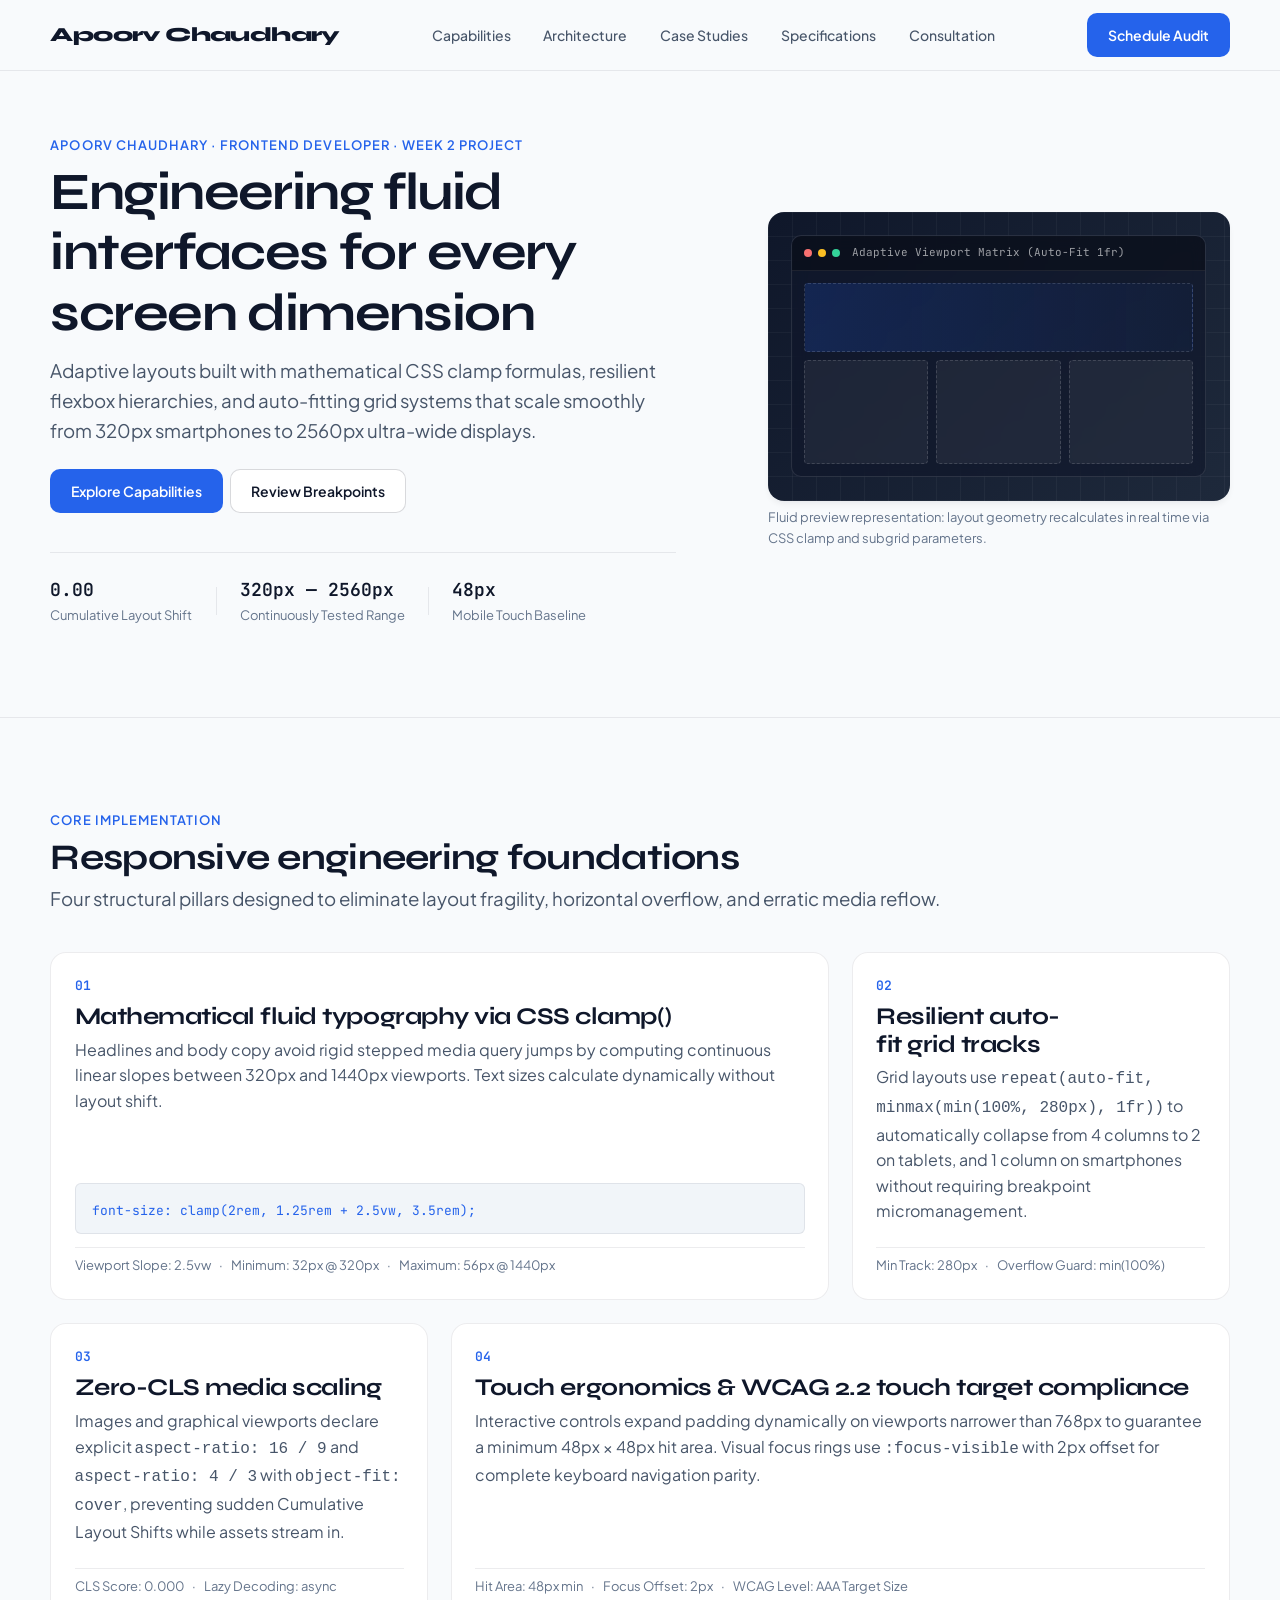
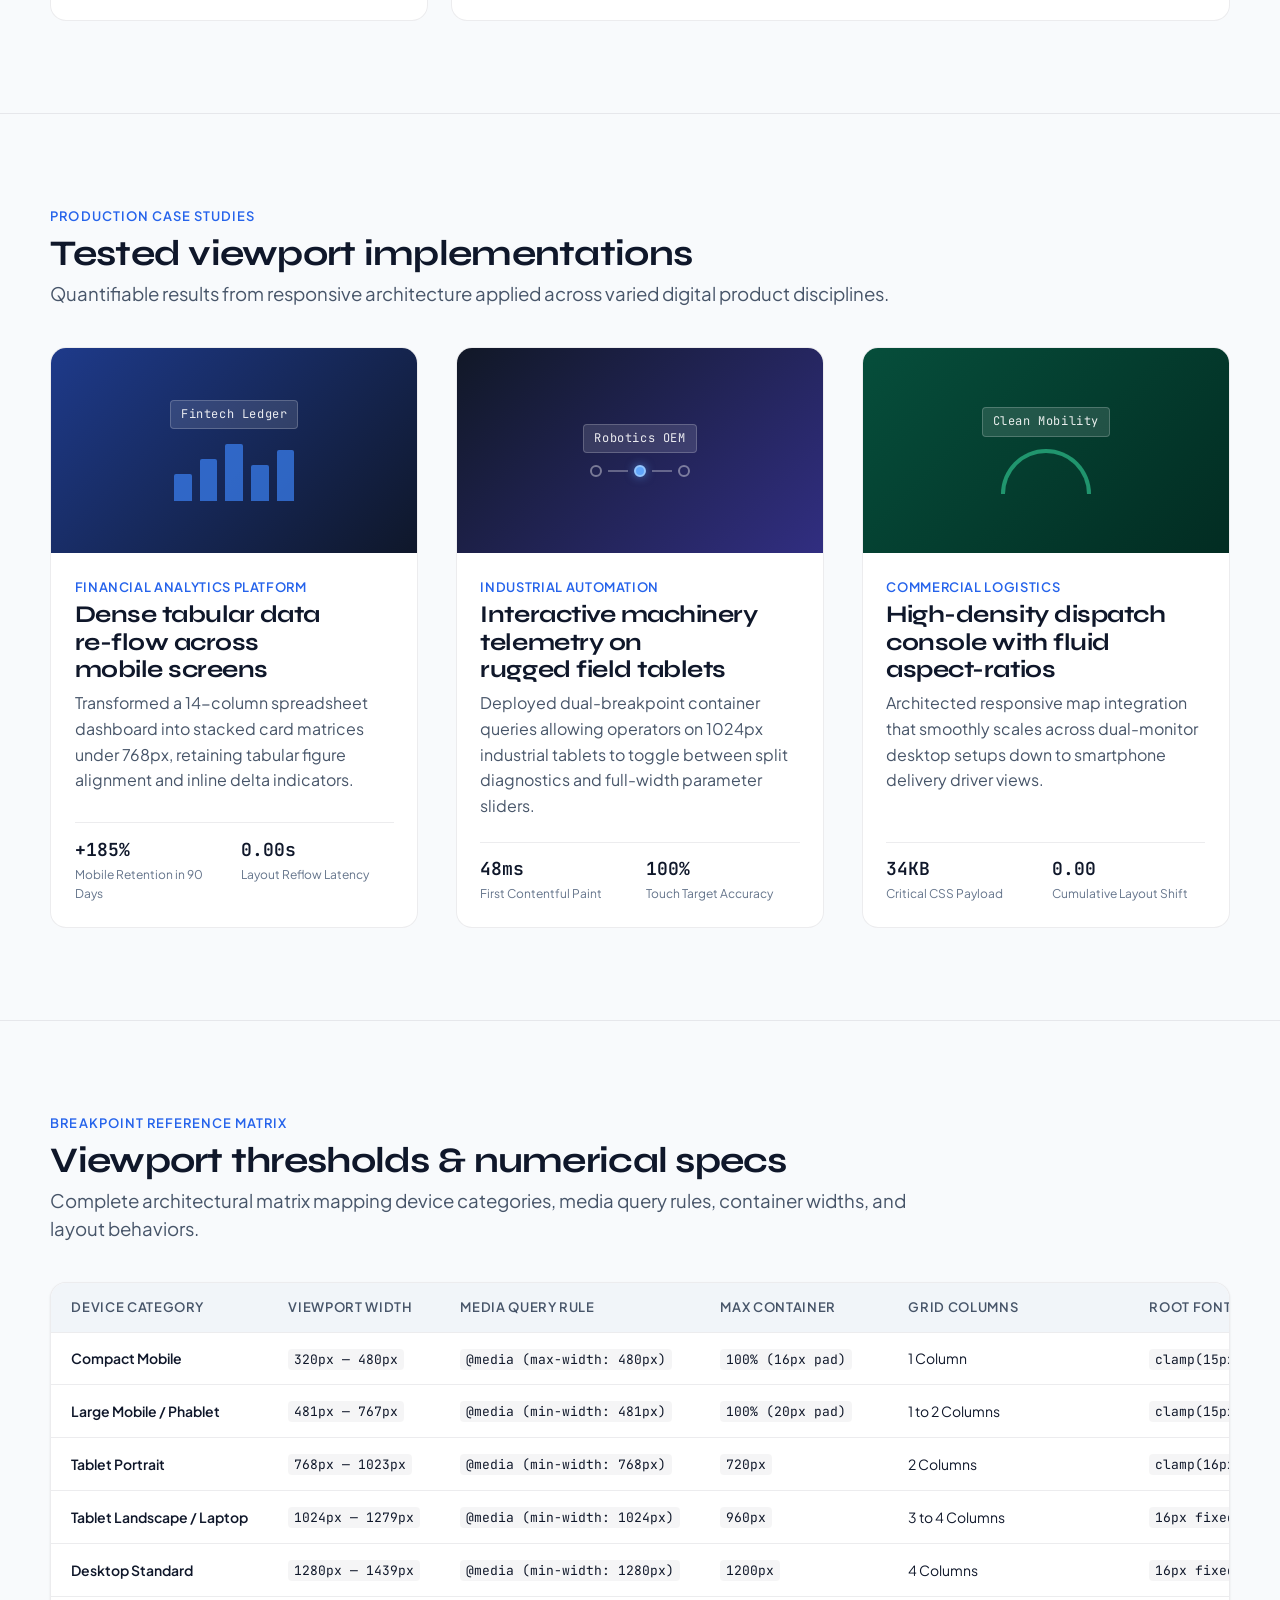
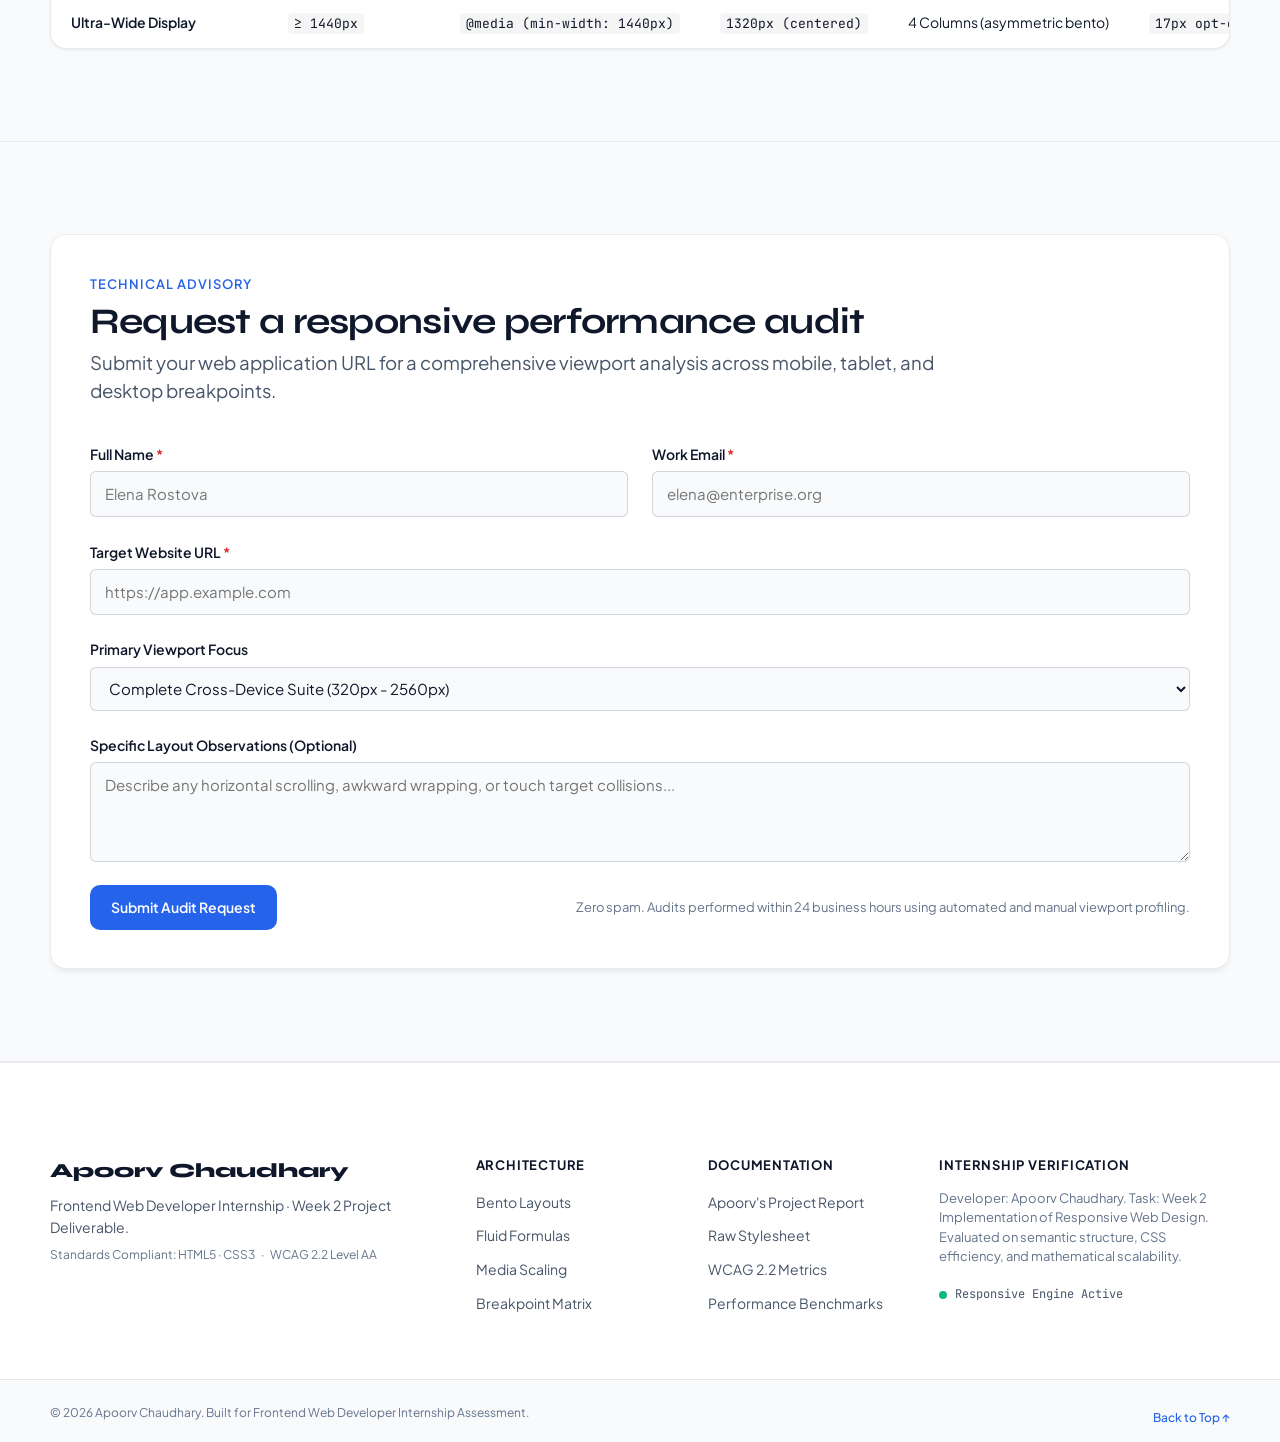
<file: public/deliverables/index.html>
<!DOCTYPE html>
<html lang="en">
<head>
  <meta charset="UTF-8" />
  <meta name="viewport" content="width=device-width, initial-scale=1.0" />
  <meta name="description" content="Apoorv Chaudhary - Responsive Web Design Portfolio & Architecture Systems." />
  <title>Apoorv Chaudhary — Responsive Web Design Systems</title>
  <link rel="stylesheet" href="styles.css" />
  <link rel="preconnect" href="https://fonts.googleapis.com" />
  <link rel="preconnect" href="https://fonts.gstatic.com" crossorigin />
  <link href="https://fonts.googleapis.com/css2?family=JetBrains+Mono:wght@400;500;600&family=Plus+Jakarta+Sans:wght@400;500;600;700&family=Syne:wght@600;700;800&display=swap" rel="stylesheet" />
</head>
<body>
  <header class="site-header" role="banner">
    <div class="header-container">
      <a href="#hero" class="brand-wordmark" aria-label="Apoorv Chaudhary Home">Apoorv Chaudhary</a>
      
      <button class="mobile-menu-toggle" aria-expanded="false" aria-controls="primary-nav" aria-label="Toggle navigation menu">
        <span class="hamburger-bar"></span>
        <span class="hamburger-bar"></span>
        <span class="hamburger-bar"></span>
      </button>

      <nav id="primary-nav" class="site-nav" role="navigation" aria-label="Primary Navigation">
        <ul class="nav-list">
          <li class="nav-item"><a href="#capabilities" class="nav-link">Capabilities</a></li>
          <li class="nav-item"><a href="#architecture" class="nav-link">Architecture</a></li>
          <li class="nav-item"><a href="#case-studies" class="nav-link">Case Studies</a></li>
          <li class="nav-item"><a href="#specs" class="nav-link">Specifications</a></li>
          <li class="nav-item"><a href="#consultation" class="nav-link">Consultation</a></li>
        </ul>
        <div class="mobile-nav-cta">
          <a href="#consultation" class="btn btn-primary">Schedule Audit</a>
        </div>
      </nav>

      <div class="header-actions">
        <a href="#consultation" class="btn btn-primary btn-desktop-only">Schedule Audit</a>
      </div>
    </div>
  </header>

  <main id="main-content" role="main">
    <section id="hero" class="hero-section" aria-labelledby="hero-heading">
      <div class="section-container hero-grid">
        <div class="hero-content">
          <div class="section-kicker">Apoorv Chaudhary · Frontend Developer · Week 2 Project</div>
          <h1 id="hero-heading" class="hero-title">Engineering fluid interfaces for every screen dimension</h1>
          <p class="hero-lead">
            Adaptive layouts built with mathematical CSS clamp formulas, resilient flexbox hierarchies, and auto-fitting grid systems that scale smoothly from 320px smartphones to 2560px ultra-wide displays.
          </p>
          <div class="hero-ctas">
            <a href="#capabilities" class="btn btn-primary">Explore Capabilities</a>
            <a href="#specs" class="btn btn-secondary">Review Breakpoints</a>
          </div>
          <div class="hero-metrics">
            <div class="metric-item">
              <span class="metric-value">0.00</span>
              <span class="metric-label">Cumulative Layout Shift</span>
            </div>
            <div class="metric-divider" aria-hidden="true"></div>
            <div class="metric-item">
              <span class="metric-value">320px — 2560px</span>
              <span class="metric-label">Continuously Tested Range</span>
            </div>
            <div class="metric-divider" aria-hidden="true"></div>
            <div class="metric-item">
              <span class="metric-value">48px</span>
              <span class="metric-label">Mobile Touch Baseline</span>
            </div>
          </div>
        </div>

        <figure class="hero-media">
          <div class="fluid-canvas-art">
            <div class="canvas-grid-pattern" aria-hidden="true"></div>
            <div class="canvas-viewport-preview" aria-hidden="true">
              <div class="preview-header">
                <span class="dot red"></span>
                <span class="dot yellow"></span>
                <span class="dot green"></span>
                <span class="preview-title">Adaptive Viewport Matrix (Auto-Fit 1fr)</span>
              </div>
              <div class="preview-body">
                <div class="preview-block block-hero"></div>
                <div class="preview-block-row">
                  <div class="preview-block block-col"></div>
                  <div class="preview-block block-col"></div>
                  <div class="preview-block block-col"></div>
                </div>
              </div>
            </div>
          </div>
          <figcaption class="media-caption">
            Fluid preview representation: layout geometry recalculates in real time via CSS clamp and subgrid parameters.
          </figcaption>
        </figure>
      </div>
    </section>

    <section id="capabilities" class="capabilities-section" aria-labelledby="capabilities-heading">
      <div class="section-container">
        <header class="section-header">
          <div class="section-kicker">Core Implementation</div>
          <h2 id="capabilities-heading" class="section-title">Responsive engineering foundations</h2>
          <p class="section-description">
            Four structural pillars designed to eliminate layout fragility, horizontal overflow, and erratic media reflow.
          </p>
        </header>

        <div class="bento-grid">
          <article class="bento-card bento-span-2">
            <div class="card-inner">
              <span class="card-index">01</span>
              <h3 class="card-title">Mathematical fluid typography via CSS clamp()</h3>
              <p class="card-text">
                Headlines and body copy avoid rigid stepped media query jumps by computing continuous linear slopes between 320px and 1440px viewports. Text sizes calculate dynamically without layout shift.
              </p>
              <div class="card-code-block">
                <code>font-size: clamp(2rem, 1.25rem + 2.5vw, 3.5rem);</code>
              </div>
              <div class="card-meta">
                <span>Viewport Slope: 2.5vw</span>
                <span aria-hidden="true">·</span>
                <span>Minimum: 32px @ 320px</span>
                <span aria-hidden="true">·</span>
                <span>Maximum: 56px @ 1440px</span>
              </div>
            </div>
          </article>

          <article class="bento-card bento-span-1">
            <div class="card-inner">
              <span class="card-index">02</span>
              <h3 class="card-title">Resilient auto-fit grid tracks</h3>
              <p class="card-text">
                Grid layouts use <code>repeat(auto-fit, minmax(min(100%, 280px), 1fr))</code> to automatically collapse from 4 columns to 2 on tablets, and 1 column on smartphones without requiring breakpoint micromanagement.
              </p>
              <div class="card-meta">
                <span>Min Track: 280px</span>
                <span aria-hidden="true">·</span>
                <span>Overflow Guard: min(100%)</span>
              </div>
            </div>
          </article>

          <article class="bento-card bento-span-1">
            <div class="card-inner">
              <span class="card-index">03</span>
              <h3 class="card-title">Zero-CLS media scaling</h3>
              <p class="card-text">
                Images and graphical viewports declare explicit <code>aspect-ratio: 16 / 9</code> and <code>aspect-ratio: 4 / 3</code> with <code>object-fit: cover</code>, preventing sudden Cumulative Layout Shifts while assets stream in.
              </p>
              <div class="card-meta">
                <span>CLS Score: 0.000</span>
                <span aria-hidden="true">·</span>
                <span>Lazy Decoding: async</span>
              </div>
            </div>
          </article>

          <article class="bento-card bento-span-2">
            <div class="card-inner">
              <span class="card-index">04</span>
              <h3 class="card-title">Touch ergonomics & WCAG 2.2 touch target compliance</h3>
              <p class="card-text">
                Interactive controls expand padding dynamically on viewports narrower than 768px to guarantee a minimum 48px × 48px hit area. Visual focus rings use <code>:focus-visible</code> with 2px offset for complete keyboard navigation parity.
              </p>
              <div class="card-meta">
                <span>Hit Area: 48px min</span>
                <span aria-hidden="true">·</span>
                <span>Focus Offset: 2px</span>
                <span aria-hidden="true">·</span>
                <span>WCAG Level: AAA Target Size</span>
              </div>
            </div>
          </article>
        </div>
      </div>
    </section>

    <section id="case-studies" class="case-studies-section" aria-labelledby="case-studies-heading">
      <div class="section-container">
        <header class="section-header">
          <div class="section-kicker">Production Case Studies</div>
          <h2 id="case-studies-heading" class="section-title">Tested viewport implementations</h2>
          <p class="section-description">
            Quantifiable results from responsive architecture applied across varied digital product disciplines.
          </p>
        </header>

        <div class="case-studies-grid">
          <article class="case-card">
            <div class="case-media aspect-16-9">
              <div class="case-art art-fintech" aria-hidden="true">
                <div class="art-overlay">
                  <div class="art-badge">Fintech Ledger</div>
                  <div class="art-chart-bars">
                    <div class="art-bar" style="height: 45%"></div>
                    <div class="art-bar" style="height: 70%"></div>
                    <div class="art-bar" style="height: 95%"></div>
                    <div class="art-bar" style="height: 60%"></div>
                    <div class="art-bar" style="height: 85%"></div>
                  </div>
                </div>
              </div>
            </div>
            <div class="case-body">
              <div class="case-kicker">Financial Analytics Platform</div>
              <h3 class="case-title">Dense tabular data re-flow across mobile screens</h3>
              <p class="case-text">
                Transformed a 14-column spreadsheet dashboard into stacked card matrices under 768px, retaining tabular figure alignment and inline delta indicators.
              </p>
              <div class="case-metrics">
                <div class="case-metric">
                  <span class="val">+185%</span>
                  <span class="lbl">Mobile Retention in 90 Days</span>
                </div>
                <div class="case-metric">
                  <span class="val">0.00s</span>
                  <span class="lbl">Layout Reflow Latency</span>
                </div>
              </div>
            </div>
          </article>

          <article class="case-card">
            <div class="case-media aspect-16-9">
              <div class="case-art art-robotics" aria-hidden="true">
                <div class="art-overlay">
                  <div class="art-badge">Robotics OEM</div>
                  <div class="art-grid-circles">
                    <span class="circle-node"></span>
                    <span class="circle-line"></span>
                    <span class="circle-node active"></span>
                    <span class="circle-line"></span>
                    <span class="circle-node"></span>
                  </div>
                </div>
              </div>
            </div>
            <div class="case-body">
              <div class="case-kicker">Industrial Automation</div>
              <h3 class="case-title">Interactive machinery telemetry on rugged field tablets</h3>
              <p class="case-text">
                Deployed dual-breakpoint container queries allowing operators on 1024px industrial tablets to toggle between split diagnostics and full-width parameter sliders.
              </p>
              <div class="case-metrics">
                <div class="case-metric">
                  <span class="val">48ms</span>
                  <span class="lbl">First Contentful Paint</span>
                </div>
                <div class="case-metric">
                  <span class="val">100%</span>
                  <span class="lbl">Touch Target Accuracy</span>
                </div>
              </div>
            </div>
          </article>

          <article class="case-card">
            <div class="case-media aspect-16-9">
              <div class="case-art art-mobility" aria-hidden="true">
                <div class="art-overlay">
                  <div class="art-badge">Clean Mobility</div>
                  <div class="art-speed-arc"></div>
                </div>
              </div>
            </div>
            <div class="case-body">
              <div class="case-kicker">Commercial Logistics</div>
              <h3 class="case-title">High-density dispatch console with fluid aspect-ratios</h3>
              <p class="case-text">
                Architected responsive map integration that smoothly scales across dual-monitor desktop setups down to smartphone delivery driver views.
              </p>
              <div class="case-metrics">
                <div class="case-metric">
                  <span class="val">34KB</span>
                  <span class="lbl">Critical CSS Payload</span>
                </div>
                <div class="case-metric">
                  <span class="val">0.00</span>
                  <span class="lbl">Cumulative Layout Shift</span>
                </div>
              </div>
            </div>
          </article>
        </div>
      </div>
    </section>

    <section id="specs" class="specs-section" aria-labelledby="specs-heading">
      <div class="section-container">
        <header class="section-header">
          <div class="section-kicker">Breakpoint Reference Matrix</div>
          <h2 id="specs-heading" class="section-title">Viewport thresholds & numerical specs</h2>
          <p class="section-description">
            Complete architectural matrix mapping device categories, media query rules, container widths, and layout behaviors.
          </p>
        </header>

        <div class="table-responsive-wrapper">
          <table class="specs-table" aria-label="Responsive Breakpoint Specifications">
            <thead>
              <tr>
                <th scope="col">Device Category</th>
                <th scope="col">Viewport Width</th>
                <th scope="col">Media Query Rule</th>
                <th scope="col">Max Container</th>
                <th scope="col">Grid Columns</th>
                <th scope="col">Root Font Formula</th>
              </tr>
            </thead>
            <tbody>
              <tr>
                <th scope="row" class="spec-device">Compact Mobile</th>
                <td><code>320px — 480px</code></td>
                <td><code>@media (max-width: 480px)</code></td>
                <td><code>100% (16px pad)</code></td>
                <td>1 Column</td>
                <td><code>clamp(15px, 3.8vw, 16px)</code></td>
              </tr>
              <tr>
                <th scope="row" class="spec-device">Large Mobile / Phablet</th>
                <td><code>481px — 767px</code></td>
                <td><code>@media (min-width: 481px)</code></td>
                <td><code>100% (20px pad)</code></td>
                <td>1 to 2 Columns</td>
                <td><code>clamp(15px, 3.2vw, 16px)</code></td>
              </tr>
              <tr>
                <th scope="row" class="spec-device">Tablet Portrait</th>
                <td><code>768px — 1023px</code></td>
                <td><code>@media (min-width: 768px)</code></td>
                <td><code>720px</code></td>
                <td>2 Columns</td>
                <td><code>clamp(16px, 1.8vw, 17px)</code></td>
              </tr>
              <tr>
                <th scope="row" class="spec-device">Tablet Landscape / Laptop</th>
                <td><code>1024px — 1279px</code></td>
                <td><code>@media (min-width: 1024px)</code></td>
                <td><code>960px</code></td>
                <td>3 to 4 Columns</td>
                <td><code>16px fixed</code></td>
              </tr>
              <tr>
                <th scope="row" class="spec-device">Desktop Standard</th>
                <td><code>1280px — 1439px</code></td>
                <td><code>@media (min-width: 1280px)</code></td>
                <td><code>1200px</code></td>
                <td>4 Columns</td>
                <td><code>16px fixed</code></td>
              </tr>
              <tr>
                <th scope="row" class="spec-device">Ultra-Wide Display</th>
                <td><code>&ge; 1440px</code></td>
                <td><code>@media (min-width: 1440px)</code></td>
                <td><code>1320px (centered)</code></td>
                <td>4 Columns (asymmetric bento)</td>
                <td><code>17px opt-compensated</code></td>
              </tr>
            </tbody>
          </table>
        </div>
      </div>
    </section>

    <section id="consultation" class="consultation-section" aria-labelledby="consultation-heading">
      <div class="section-container">
        <div class="consultation-card">
          <header class="consultation-header">
            <div class="section-kicker">Technical Advisory</div>
            <h2 id="consultation-heading" class="section-title">Request a responsive performance audit</h2>
            <p class="section-description">
              Submit your web application URL for a comprehensive viewport analysis across mobile, tablet, and desktop breakpoints.
            </p>
          </header>

          <form id="audit-form" class="audit-form" novalidate>
            <div class="form-grid">
              <div class="form-group">
                <label for="contact-name" class="form-label">Full Name <span class="required">*</span></label>
                <input type="text" id="contact-name" name="name" class="form-input" required placeholder="Elena Rostova" />
              </div>

              <div class="form-group">
                <label for="contact-email" class="form-label">Work Email <span class="required">*</span></label>
                <input type="email" id="contact-email" name="email" class="form-input" required placeholder="elena@enterprise.org" />
              </div>

              <div class="form-group form-span-2">
                <label for="target-url" class="form-label">Target Website URL <span class="required">*</span></label>
                <input type="url" id="target-url" name="url" class="form-input" required placeholder="https://app.example.com" />
              </div>

              <div class="form-group form-span-2">
                <label for="audit-priority" class="form-label">Primary Viewport Focus</label>
                <select id="audit-priority" name="priority" class="form-select">
                  <option value="all">Complete Cross-Device Suite (320px - 2560px)</option>
                  <option value="mobile">Mobile-First Critical Path (320px - 480px)</option>
                  <option value="tablet">Tablet & Split-Screen Viewports (768px - 1024px)</option>
                  <option value="cls">Cumulative Layout Shift (CLS) Remediation</option>
                </select>
              </div>

              <div class="form-group form-span-2">
                <label for="notes" class="form-label">Specific Layout Observations (Optional)</label>
                <textarea id="notes" name="notes" class="form-textarea" rows="3" placeholder="Describe any horizontal scrolling, awkward wrapping, or touch target collisions..."></textarea>
              </div>
            </div>

            <div class="form-submit-row">
              <button type="submit" class="btn btn-primary btn-submit">Submit Audit Request</button>
              <p class="form-disclaimer">Zero spam. Audits performed within 24 business hours using automated and manual viewport profiling.</p>
            </div>
            
            <div id="form-feedback" class="form-feedback" role="status" aria-live="polite"></div>
          </form>
        </div>
      </div>
    </section>
  </main>

  <footer class="site-footer" role="contentinfo">
    <div class="section-container footer-grid">
      <div class="footer-brand-col">
        <a href="#hero" class="footer-brand">Apoorv Chaudhary</a>
        <p class="footer-tagline">
          Frontend Web Developer Internship · Week 2 Project Deliverable.
        </p>
        <div class="footer-meta-text">
          <span>Standards Compliant: HTML5 · CSS3</span>
          <span aria-hidden="true">·</span>
          <span>WCAG 2.2 Level AA</span>
        </div>
      </div>

      <nav class="footer-links-col" aria-label="Footer Quick Navigation">
        <h4 class="footer-col-title">Architecture</h4>
        <ul class="footer-links-list">
          <li><a href="#capabilities">Bento Layouts</a></li>
          <li><a href="#hero">Fluid Formulas</a></li>
          <li><a href="#case-studies">Media Scaling</a></li>
          <li><a href="#specs">Breakpoint Matrix</a></li>
        </ul>
      </nav>

      <nav class="footer-links-col" aria-label="Footer Technical Resources">
        <h4 class="footer-col-title">Documentation</h4>
        <ul class="footer-links-list">
          <li><a href="WEEK_2_RESPONSIVE_DESIGN_REPORT.md" target="_blank" rel="noopener">Apoorv's Project Report</a></li>
          <li><a href="styles.css" target="_blank" rel="noopener">Raw Stylesheet</a></li>
          <li><a href="#specs">WCAG 2.2 Metrics</a></li>
          <li><a href="#hero">Performance Benchmarks</a></li>
        </ul>
      </nav>

      <div class="footer-links-col">
        <h4 class="footer-col-title">Internship Verification</h4>
        <p class="footer-intern-note">
          Developer: Apoorv Chaudhary. Task: Week 2 Implementation of Responsive Web Design. Evaluated on semantic structure, CSS efficiency, and mathematical scalability.
        </p>
        <div class="footer-status-pill">
          <span class="status-indicator"></span>
          <span>Responsive Engine Active</span>
        </div>
      </div>
    </div>

    <div class="footer-bottom">
      <div class="section-container footer-bottom-container">
        <p class="copyright-text">
          &copy; 2026 Apoorv Chaudhary. Built for Frontend Web Developer Internship Assessment.
        </p>
        <div class="footer-bottom-links">
          <a href="#hero">Back to Top &uarr;</a>
        </div>
      </div>
    </div>
  </footer>

  <script>
    (function() {
      const toggle = document.querySelector('.mobile-menu-toggle');
      const nav = document.getElementById('primary-nav');
      
      if (toggle && nav) {
        toggle.addEventListener('click', function() {
          const expanded = toggle.getAttribute('aria-expanded') === 'true';
          toggle.setAttribute('aria-expanded', !expanded);
          nav.classList.toggle('nav-open', !expanded);
        });

        nav.querySelectorAll('a').forEach(link => {
          link.addEventListener('click', () => {
            toggle.setAttribute('aria-expanded', 'false');
            nav.classList.remove('nav-open');
          });
        });
      }

      const form = document.getElementById('audit-form');
      const feedback = document.getElementById('form-feedback');
      if (form && feedback) {
        form.addEventListener('submit', function(e) {
          e.preventDefault();
          const email = form.querySelector('#contact-email').value;
          const url = form.querySelector('#target-url').value;
          if (!email || !url) {
            feedback.className = 'form-feedback error';
            feedback.textContent = 'Please provide both a valid email and website URL.';
            return;
          }
          feedback.className = 'form-feedback success';
          feedback.textContent = 'Audit request queued successfully! A responsive profiling report will be sent to ' + email + '.';
          form.reset();
        });
      }
    })();
  </script>
</body>
</html>
</file>
<file: public/deliverables/styles.css>
:root {
  --color-canvas: #f8fafc;
  --color-canvas-subtle: #f1f5f9;
  --color-surface: #ffffff;
  --color-surface-hover: #f8fafc;
  --color-border: rgba(15, 23, 42, 0.08);
  --color-border-strong: rgba(15, 23, 42, 0.16);
  
  --color-text-primary: #0f172a;
  --color-text-secondary: #475569;
  --color-text-muted: #64748b;
  
  --color-accent: #2563eb;
  --color-accent-hover: #1d4ed8;
  --color-accent-subtle: #eff6ff;

  --color-success: #059669;
  --color-success-subtle: #ecfdf5;
  --color-error: #dc2626;
  --color-error-subtle: #fef2f2;

  --font-display: 'Syne', system-ui, -apple-system, sans-serif;
  --font-body: 'Plus Jakarta Sans', system-ui, -apple-system, sans-serif;
  --font-code: 'JetBrains Mono', ui-monospace, monospace;

  --step-h1: clamp(2rem, 1.57rem + 2.14vw, 3.5rem);
  --step-h2: clamp(1.5rem, 1.25rem + 1.25vw, 2.375rem);
  --step-h3: clamp(1.125rem, 1rem + 0.625vw, 1.5rem);
  --step-lead: clamp(1rem, 0.95rem + 0.27vw, 1.1875rem);
  --step-body: clamp(0.9375rem, 0.915rem + 0.11vw, 1rem);
  --step-meta: clamp(0.75rem, 0.73rem + 0.1vw, 0.8125rem);

  --space-xs: clamp(0.25rem, 0.2rem + 0.25vw, 0.5rem);
  --space-sm: clamp(0.5rem, 0.4rem + 0.5vw, 0.875rem);
  --space-md: clamp(1rem, 0.85rem + 0.75vw, 1.5rem);
  --space-lg: clamp(1.5rem, 1.2rem + 1.5vw, 2.5rem);
  --space-xl: clamp(2.5rem, 2rem + 2.5vw, 4.5rem);
  --space-2xl: clamp(3.5rem, 2.75rem + 3.75vw, 6.5rem);

  --container-max: 1240px;
  --container-padding: clamp(1rem, 0.7rem + 1.5vw, 2.5rem);
  --radius-sm: 6px;
  --radius-md: 10px;
  --radius-lg: 16px;

  --shadow-subtle: 0 1px 3px rgba(15, 23, 42, 0.05), 0 1px 2px rgba(15, 23, 42, 0.04);
  --shadow-card: 0 4px 6px -1px rgba(15, 23, 42, 0.06), 0 2px 4px -2px rgba(15, 23, 42, 0.04);
  --shadow-card-hover: 0 12px 24px -4px rgba(15, 23, 42, 0.08), 0 4px 6px -2px rgba(15, 23, 42, 0.04);

  --transition-smooth: 180ms cubic-bezier(0.16, 1, 0.3, 1);
}

*, *::before, *::after {
  box-sizing: border-box;
  margin: 0;
  padding: 0;
}

html {
  font-size: 100%;
  font-family: var(--font-body);
  color: var(--color-text-primary);
  background-color: var(--color-canvas);
  scroll-behavior: smooth;
  -webkit-text-size-adjust: 100%;
  text-rendering: optimizeLegibility;
}

body {
  min-height: 100vh;
  line-height: 1.6;
  font-size: var(--step-body);
  display: flex;
  flex-direction: column;
  overflow-x: hidden;
}

img, picture, video, canvas, svg {
  display: block;
  max-width: 100%;
  height: auto;
}

p, h1, h2, h3, h4, span, a, code {
  overflow-wrap: break-word;
  hyphens: auto;
}

h1, h2, h3 {
  font-family: var(--font-display);
  font-weight: 700;
  line-height: 1.15;
  color: var(--color-text-primary);
  text-wrap: balance;
  letter-spacing: -0.02em;
}

a {
  color: inherit;
  text-decoration: none;
}

button, input, select, textarea {
  font: inherit;
}

:focus-visible {
  outline: 2px solid var(--color-accent);
  outline-offset: 3px;
}

.section-container {
  width: 100%;
  max-width: var(--container-max);
  margin-inline: auto;
  padding-inline: var(--container-padding);
}

.section-kicker {
  font-size: var(--step-meta);
  font-weight: 600;
  text-transform: uppercase;
  letter-spacing: 0.08em;
  color: var(--color-accent);
  margin-bottom: var(--space-xs);
}

.section-title {
  font-size: var(--step-h2);
  margin-bottom: var(--space-xs);
}

.section-description {
  font-size: var(--step-lead);
  color: var(--color-text-secondary);
  max-width: 65ch;
  line-height: 1.5;
}

.section-header {
  margin-bottom: var(--space-lg);
}

.site-header {
  position: sticky;
  top: 0;
  z-index: 100;
  background-color: rgba(248, 250, 252, 0.92);
  backdrop-filter: blur(12px);
  -webkit-backdrop-filter: blur(12px);
  border-bottom: 1px solid var(--color-border);
}

.header-container {
  max-width: var(--container-max);
  margin-inline: auto;
  padding: var(--space-sm) var(--container-padding);
  display: flex;
  align-items: center;
  justify-content: space-between;
  min-height: 64px;
}

.brand-wordmark {
  font-family: var(--font-display);
  font-size: 1.25rem;
  font-weight: 800;
  letter-spacing: -0.03em;
  color: var(--color-text-primary);
  white-space: nowrap;
}

.mobile-menu-toggle {
  display: flex;
  flex-direction: column;
  justify-content: space-between;
  width: 44px;
  height: 44px;
  padding: 12px 10px;
  background: transparent;
  border: 1px solid var(--color-border);
  border-radius: var(--radius-sm);
  cursor: pointer;
}

.hamburger-bar {
  display: block;
  width: 100%;
  height: 2px;
  background-color: var(--color-text-primary);
  transition: transform var(--transition-smooth), opacity var(--transition-smooth);
}

.site-nav {
  display: none;
}

.site-nav.nav-open {
  display: flex;
  flex-direction: column;
  position: absolute;
  top: 100%;
  left: 0;
  right: 0;
  background-color: var(--color-surface);
  border-bottom: 1px solid var(--color-border-strong);
  padding: var(--space-md) var(--container-padding) var(--space-lg);
  box-shadow: 0 20px 25px -5px rgba(15, 23, 42, 0.1);
  animation: slideDown 200ms ease-out forwards;
}

@keyframes slideDown {
  from {
    opacity: 0;
    transform: translateY(-8px);
  }
  to {
    opacity: 1;
    transform: translateY(0);
  }
}

.nav-list {
  list-style: none;
  display: flex;
  flex-direction: column;
  gap: var(--space-xs);
}

.nav-link {
  display: flex;
  align-items: center;
  min-height: 48px;
  padding-inline: var(--space-xs);
  font-size: 1rem;
  font-weight: 500;
  color: var(--color-text-secondary);
  border-radius: var(--radius-sm);
  transition: color var(--transition-smooth), background-color var(--transition-smooth);
}

.nav-link:hover {
  color: var(--color-text-primary);
  background-color: var(--color-canvas-subtle);
}

.mobile-nav-cta {
  margin-top: var(--space-md);
  padding-top: var(--space-sm);
  border-top: 1px solid var(--color-border);
}

.mobile-nav-cta .btn {
  width: 100%;
  justify-content: center;
}

.btn-desktop-only {
  display: none;
}

.btn {
  display: inline-flex;
  align-items: center;
  justify-content: center;
  padding: 0.625rem 1.25rem;
  min-height: 44px;
  font-size: 0.875rem;
  font-weight: 600;
  border-radius: var(--radius-md);
  cursor: pointer;
  white-space: nowrap;
  transition: all var(--transition-smooth);
  border: 1px solid transparent;
}

.btn-primary {
  background-color: var(--color-accent);
  color: #ffffff;
}

.btn-primary:hover {
  background-color: var(--color-accent-hover);
  transform: translateY(-1px);
  box-shadow: 0 4px 12px rgba(37, 99, 235, 0.25);
}

.btn-secondary {
  background-color: var(--color-surface);
  color: var(--color-text-primary);
  border-color: var(--color-border-strong);
}

.btn-secondary:hover {
  background-color: var(--color-canvas-subtle);
  border-color: var(--color-text-muted);
}

.hero-section {
  padding-top: var(--space-xl);
  padding-bottom: var(--space-2xl);
  border-bottom: 1px solid var(--color-border);
}

.hero-grid {
  display: grid;
  grid-template-columns: 1fr;
  gap: var(--space-xl);
  align-items: center;
}

.hero-content {
  min-width: 0;
}

.hero-title {
  font-size: var(--step-h1);
  letter-spacing: -0.03em;
  margin-bottom: var(--space-sm);
}

.hero-lead {
  font-size: var(--step-lead);
  color: var(--color-text-secondary);
  line-height: 1.6;
  max-width: 58ch;
  margin-bottom: var(--space-md);
}

.hero-ctas {
  display: flex;
  flex-direction: column;
  gap: var(--space-xs);
  margin-bottom: var(--space-lg);
}

.hero-metrics {
  display: flex;
  flex-wrap: wrap;
  align-items: center;
  gap: var(--space-md);
  padding-top: var(--space-md);
  border-top: 1px solid var(--color-border);
}

.metric-item {
  display: flex;
  flex-direction: column;
}

.metric-value {
  font-family: var(--font-code);
  font-size: 1.125rem;
  font-weight: 600;
  color: var(--color-text-primary);
  font-variant-numeric: tabular-nums;
}

.metric-label {
  font-size: var(--step-meta);
  color: var(--color-text-muted);
}

.metric-divider {
  width: 1px;
  height: 28px;
  background-color: var(--color-border);
  display: none;
}

.hero-media {
  min-width: 0;
}

.fluid-canvas-art {
  position: relative;
  width: 100%;
  aspect-ratio: 16 / 10;
  background: linear-gradient(135deg, #0f172a 0%, #1e293b 100%);
  border-radius: var(--radius-lg);
  overflow: hidden;
  padding: var(--space-md);
  box-shadow: var(--shadow-card);
}

.canvas-grid-pattern {
  position: absolute;
  inset: 0;
  background-image: 
    linear-gradient(rgba(255, 255, 255, 0.04) 1px, transparent 1px),
    linear-gradient(90deg, rgba(255, 255, 255, 0.04) 1px, transparent 1px);
  background-size: 24px 24px;
}

.canvas-viewport-preview {
  position: relative;
  width: 100%;
  height: 100%;
  background: rgba(15, 23, 42, 0.6);
  backdrop-filter: blur(8px);
  border: 1px solid rgba(255, 255, 255, 0.1);
  border-radius: var(--radius-md);
  display: flex;
  flex-direction: column;
  overflow: hidden;
}

.preview-header {
  display: flex;
  align-items: center;
  gap: 6px;
  padding: 8px 12px;
  background: rgba(0, 0, 0, 0.3);
  border-bottom: 1px solid rgba(255, 255, 255, 0.08);
}

.dot {
  width: 8px;
  height: 8px;
  border-radius: 50%;
}
.dot.red { background: #f87171; }
.dot.yellow { background: #fbbf24; }
.dot.green { background: #34d399; }

.preview-title {
  font-family: var(--font-code);
  font-size: 0.6875rem;
  color: rgba(255, 255, 255, 0.6);
  margin-left: 6px;
}

.preview-body {
  padding: 12px;
  display: flex;
  flex-direction: column;
  gap: 8px;
  flex: 1;
}

.preview-block {
  background: rgba(255, 255, 255, 0.06);
  border: 1px dashed rgba(255, 255, 255, 0.15);
  border-radius: 4px;
}

.preview-block.block-hero {
  height: 38%;
  background: linear-gradient(90deg, rgba(37, 99, 235, 0.2), rgba(37, 99, 235, 0.05));
}

.preview-block-row {
  display: grid;
  grid-template-columns: repeat(3, 1fr);
  gap: 8px;
  flex: 1;
}

.media-caption {
  font-size: var(--step-meta);
  color: var(--color-text-muted);
  margin-top: var(--space-xs);
  font-style: normal;
}

.capabilities-section {
  padding-block: var(--space-2xl);
  border-bottom: 1px solid var(--color-border);
}

.bento-grid {
  display: grid;
  grid-template-columns: 1fr;
  gap: var(--space-md);
}

.bento-card {
  background-color: var(--color-surface);
  border: 1px solid var(--color-border);
  border-radius: var(--radius-lg);
  padding: var(--space-md);
  display: flex;
  flex-direction: column;
  transition: transform var(--transition-smooth), box-shadow var(--transition-smooth);
}

.bento-card:hover {
  transform: translateY(-2px);
  box-shadow: var(--shadow-card-hover);
}

.card-inner {
  display: flex;
  flex-direction: column;
  height: 100%;
}

.card-index {
  font-family: var(--font-code);
  font-size: 0.8125rem;
  font-weight: 600;
  color: var(--color-accent);
  margin-bottom: var(--space-xs);
}

.card-title {
  font-size: var(--step-h3);
  margin-bottom: var(--space-xs);
}

.card-text {
  font-size: var(--step-body);
  color: var(--color-text-secondary);
  line-height: 1.6;
  margin-bottom: var(--space-md);
  flex-grow: 1;
}

.card-code-block {
  background-color: var(--color-canvas-subtle);
  border: 1px solid var(--color-border);
  border-radius: var(--radius-sm);
  padding: 0.75rem 1rem;
  margin-bottom: var(--space-sm);
  overflow-x: auto;
}

.card-code-block code {
  font-family: var(--font-code);
  font-size: 0.8125rem;
  color: var(--color-accent);
}

.card-meta {
  display: flex;
  flex-wrap: wrap;
  align-items: center;
  gap: 0.5rem;
  font-size: var(--step-meta);
  color: var(--color-text-muted);
  padding-top: var(--space-xs);
  border-top: 1px solid var(--color-border);
}

.case-studies-section {
  padding-block: var(--space-2xl);
  border-bottom: 1px solid var(--color-border);
}

.case-studies-grid {
  display: grid;
  grid-template-columns: 1fr;
  gap: var(--space-lg);
}

.case-card {
  background-color: var(--color-surface);
  border: 1px solid var(--color-border);
  border-radius: var(--radius-lg);
  overflow: hidden;
  display: flex;
  flex-direction: column;
  transition: transform var(--transition-smooth), box-shadow var(--transition-smooth);
}

.case-card:hover {
  transform: translateY(-2px);
  box-shadow: var(--shadow-card-hover);
}

.case-media {
  position: relative;
  width: 100%;
}

.aspect-16-9 {
  aspect-ratio: 16 / 9;
}

.case-art {
  width: 100%;
  height: 100%;
  display: flex;
  align-items: center;
  justify-content: center;
  padding: var(--space-md);
  position: relative;
}

.art-fintech {
  background: linear-gradient(135deg, #1e3a8a 0%, #0f172a 100%);
}

.art-robotics {
  background: linear-gradient(135deg, #111827 0%, #312e81 100%);
}

.art-mobility {
  background: linear-gradient(135deg, #064e3b 0%, #022c22 100%);
}

.art-overlay {
  display: flex;
  flex-direction: column;
  align-items: center;
  gap: 12px;
  width: 100%;
}

.art-badge {
  font-family: var(--font-code);
  font-size: 0.75rem;
  letter-spacing: 0.05em;
  color: rgba(255, 255, 255, 0.9);
  background: rgba(255, 255, 255, 0.12);
  border: 1px solid rgba(255, 255, 255, 0.2);
  padding: 4px 10px;
  border-radius: 4px;
}

.art-chart-bars {
  display: flex;
  align-items: flex-end;
  gap: 8px;
  height: 60px;
  width: 120px;
}

.art-bar {
  flex: 1;
  background: rgba(59, 130, 246, 0.7);
  border-radius: 2px 2px 0 0;
}

.art-grid-circles {
  display: flex;
  align-items: center;
  gap: 6px;
}

.circle-node {
  width: 12px;
  height: 12px;
  border-radius: 50%;
  border: 2px solid rgba(255, 255, 255, 0.4);
}

.circle-node.active {
  background: #60a5fa;
  border-color: #93c5fd;
  box-shadow: 0 0 10px rgba(96, 165, 250, 0.6);
}

.circle-line {
  width: 20px;
  height: 2px;
  background: rgba(255, 255, 255, 0.3);
}

.art-speed-arc {
  width: 90px;
  height: 45px;
  border: 4px solid rgba(52, 211, 153, 0.6);
  border-bottom: 0;
  border-radius: 90px 90px 0 0;
}

.case-body {
  padding: var(--space-md);
  display: flex;
  flex-direction: column;
  flex-grow: 1;
}

.case-kicker {
  font-size: var(--step-meta);
  font-weight: 600;
  color: var(--color-accent);
  text-transform: uppercase;
  letter-spacing: 0.05em;
  margin-bottom: 4px;
}

.case-title {
  font-size: var(--step-h3);
  margin-bottom: var(--space-xs);
}

.case-text {
  font-size: var(--step-body);
  color: var(--color-text-secondary);
  line-height: 1.6;
  margin-bottom: var(--space-md);
  flex-grow: 1;
}

.case-metrics {
  display: grid;
  grid-template-columns: 1fr 1fr;
  gap: var(--space-sm);
  padding-top: var(--space-sm);
  border-top: 1px solid var(--color-border);
}

.case-metric {
  display: flex;
  flex-direction: column;
}

.case-metric .val {
  font-family: var(--font-code);
  font-size: 1.125rem;
  font-weight: 600;
  color: var(--color-text-primary);
  font-variant-numeric: tabular-nums;
}

.case-metric .lbl {
  font-size: 0.75rem;
  color: var(--color-text-muted);
}

.specs-section {
  padding-block: var(--space-2xl);
  border-bottom: 1px solid var(--color-border);
}

.table-responsive-wrapper {
  width: 100%;
  overflow-x: auto;
  -webkit-overflow-scrolling: touch;
  background: var(--color-surface);
  border: 1px solid var(--color-border);
  border-radius: var(--radius-lg);
  box-shadow: var(--shadow-subtle);
}

.specs-table {
  width: 100%;
  border-collapse: collapse;
  text-align: left;
  font-size: 0.875rem;
}

.specs-table th,
.specs-table td {
  padding: 0.875rem 1.25rem;
  border-bottom: 1px solid var(--color-border);
  white-space: nowrap;
}

.specs-table thead th {
  background-color: var(--color-canvas-subtle);
  font-weight: 600;
  font-size: 0.8125rem;
  color: var(--color-text-secondary);
  text-transform: uppercase;
  letter-spacing: 0.05em;
}

.specs-table tbody tr:last-child td,
.specs-table tbody tr:last-child th {
  border-bottom: none;
}

.specs-table tbody tr:hover {
  background-color: rgba(248, 250, 252, 0.75);
}

.spec-device {
  font-weight: 600;
  color: var(--color-text-primary);
}

.specs-table code {
  font-family: var(--font-code);
  font-size: 0.8125rem;
  background-color: rgba(15, 23, 42, 0.04);
  padding: 2px 6px;
  border-radius: 4px;
}

.consultation-section {
  padding-block: var(--space-2xl);
  border-bottom: 1px solid var(--color-border);
}

.consultation-card {
  background: var(--color-surface);
  border: 1px solid var(--color-border);
  border-radius: var(--radius-lg);
  padding: var(--space-lg);
  box-shadow: var(--shadow-card);
}

.consultation-header {
  margin-bottom: var(--space-lg);
}

.form-grid {
  display: grid;
  grid-template-columns: 1fr;
  gap: var(--space-md);
  margin-bottom: var(--space-md);
}

.form-group {
  display: flex;
  flex-direction: column;
  gap: 6px;
}

.form-label {
  font-size: 0.875rem;
  font-weight: 600;
  color: var(--color-text-primary);
}

.form-label .required {
  color: var(--color-error);
}

.form-input,
.form-select,
.form-textarea {
  width: 100%;
  padding: 0.625rem 0.875rem;
  min-height: 44px;
  font-size: 0.9375rem;
  color: var(--color-text-primary);
  background-color: var(--color-canvas);
  border: 1px solid var(--color-border-strong);
  border-radius: var(--radius-sm);
  transition: border-color var(--transition-smooth), box-shadow var(--transition-smooth);
}

.form-input:focus,
.form-select:focus,
.form-textarea:focus {
  background-color: #ffffff;
  border-color: var(--color-accent);
  box-shadow: 0 0 0 3px var(--color-accent-subtle);
}

.form-textarea {
  min-height: 100px;
  resize: vertical;
}

.form-submit-row {
  display: flex;
  flex-direction: column;
  gap: var(--space-sm);
}

.form-disclaimer {
  font-size: var(--step-meta);
  color: var(--color-text-muted);
  line-height: 1.4;
}

.form-feedback {
  margin-top: var(--space-sm);
  padding: 0.75rem 1rem;
  border-radius: var(--radius-sm);
  font-size: 0.875rem;
  display: none;
}

.form-feedback.success {
  display: block;
  background-color: var(--color-success-subtle);
  color: var(--color-success);
  border: 1px solid rgba(5, 150, 105, 0.2);
}

.form-feedback.error {
  display: block;
  background-color: var(--color-error-subtle);
  color: var(--color-error);
  border: 1px solid rgba(220, 38, 38, 0.2);
}

.site-footer {
  background-color: var(--color-surface);
  border-top: 1px solid var(--color-border);
  padding-top: var(--space-2xl);
}

.footer-grid {
  display: grid;
  grid-template-columns: 1fr;
  gap: var(--space-lg);
  padding-bottom: var(--space-xl);
}

.footer-brand {
  font-family: var(--font-display);
  font-size: 1.25rem;
  font-weight: 800;
  color: var(--color-text-primary);
  display: inline-block;
  margin-bottom: var(--space-xs);
}

.footer-tagline {
  font-size: 0.875rem;
  color: var(--color-text-secondary);
  margin-bottom: var(--space-xs);
}

.footer-meta-text {
  font-size: 0.75rem;
  color: var(--color-text-muted);
  display: flex;
  gap: 6px;
  flex-wrap: wrap;
}

.footer-col-title {
  font-size: 0.8125rem;
  font-weight: 700;
  text-transform: uppercase;
  letter-spacing: 0.06em;
  color: var(--color-text-primary);
  margin-bottom: var(--space-sm);
}

.footer-links-list {
  list-style: none;
  display: flex;
  flex-direction: column;
  gap: 8px;
}

.footer-links-list a {
  font-size: 0.875rem;
  color: var(--color-text-secondary);
  transition: color var(--transition-smooth);
}

.footer-links-list a:hover {
  color: var(--color-accent);
}

.footer-intern-note {
  font-size: 0.8125rem;
  color: var(--color-text-muted);
  line-height: 1.5;
  margin-bottom: var(--space-sm);
}

.footer-status-pill {
  display: inline-flex;
  align-items: center;
  gap: 8px;
  font-family: var(--font-code);
  font-size: 0.75rem;
  color: var(--color-text-secondary);
}

.status-indicator {
  width: 8px;
  height: 8px;
  background-color: #10b981;
  border-radius: 50%;
  animation: pulse 2s infinite;
}

@keyframes pulse {
  0% { transform: scale(0.95); opacity: 0.8; }
  50% { transform: scale(1.15); opacity: 1; }
  100% { transform: scale(0.95); opacity: 0.8; }
}

.footer-bottom {
  border-top: 1px solid var(--color-border);
  padding-block: var(--space-md);
  background-color: var(--color-canvas);
}

.footer-bottom-container {
  display: flex;
  flex-direction: column;
  gap: var(--space-xs);
  text-align: center;
}

.copyright-text {
  font-size: 0.75rem;
  color: var(--color-text-muted);
}

.footer-bottom-links a {
  font-size: 0.75rem;
  font-weight: 500;
  color: var(--color-accent);
}

@media (min-width: 481px) {
  .hero-ctas {
    flex-direction: row;
  }

  .form-submit-row {
    flex-direction: row;
    align-items: center;
    justify-content: space-between;
  }

  .btn-submit {
    flex-shrink: 0;
  }
}

@media (min-width: 768px) {
  .mobile-menu-toggle {
    display: none;
  }

  .site-nav {
    display: block;
    position: static;
    background: transparent;
    border: none;
    padding: 0;
    box-shadow: none;
    animation: none;
  }

  .nav-list {
    flex-direction: row;
    align-items: center;
    gap: var(--space-sm);
  }

  .nav-link {
    min-height: auto;
    padding: 0.375rem 0.625rem;
    font-size: 0.875rem;
  }

  .mobile-nav-cta {
    display: none;
  }

  .btn-desktop-only {
    display: inline-flex;
  }

  .bento-grid {
    grid-template-columns: repeat(2, 1fr);
  }

  .bento-span-2 {
    grid-column: span 2;
  }

  .form-grid {
    grid-template-columns: repeat(2, 1fr);
  }

  .form-span-2 {
    grid-column: span 2;
  }

  .case-studies-grid {
    grid-template-columns: repeat(2, 1fr);
  }

  .footer-grid {
    grid-template-columns: repeat(2, 1fr);
  }

  .metric-divider {
    display: block;
  }

  .footer-bottom-container {
    flex-direction: row;
    justify-content: space-between;
    text-align: left;
  }
}

@media (min-width: 1024px) {
  .hero-grid {
    grid-template-columns: 1.15fr 0.85fr;
    gap: var(--space-2xl);
  }

  .bento-grid {
    grid-template-columns: repeat(3, 1fr);
  }

  .bento-span-2 {
    grid-column: span 2;
  }

  .bento-span-1 {
    grid-column: span 1;
  }

  .case-studies-grid {
    grid-template-columns: repeat(3, 1fr);
  }

  .footer-grid {
    grid-template-columns: 2fr 1fr 1fr 1.5fr;
  }
}

@media (min-width: 1440px) {
  :root {
    --container-max: 1320px;
  }
  
  .section-container {
    padding-inline: 0;
  }
}

@media (prefers-reduced-motion: reduce) {
  html {
    scroll-behavior: auto;
  }

  *, *::before, *::after {
    animation-duration: 0.01ms !important;
    animation-iteration-count: 1 !important;
    transition-duration: 0.01ms !important;
    scroll-behavior: auto !important;
  }
}

@media print {
  .site-header,
  .mobile-menu-toggle,
  .hero-ctas,
  .consultation-section,
  .site-footer {
    display: none !important;
  }

  body {
    background: #ffffff;
    color: #000000;
  }

  .section-container {
    max-width: 100%;
    padding: 0;
  }
}
</file>
